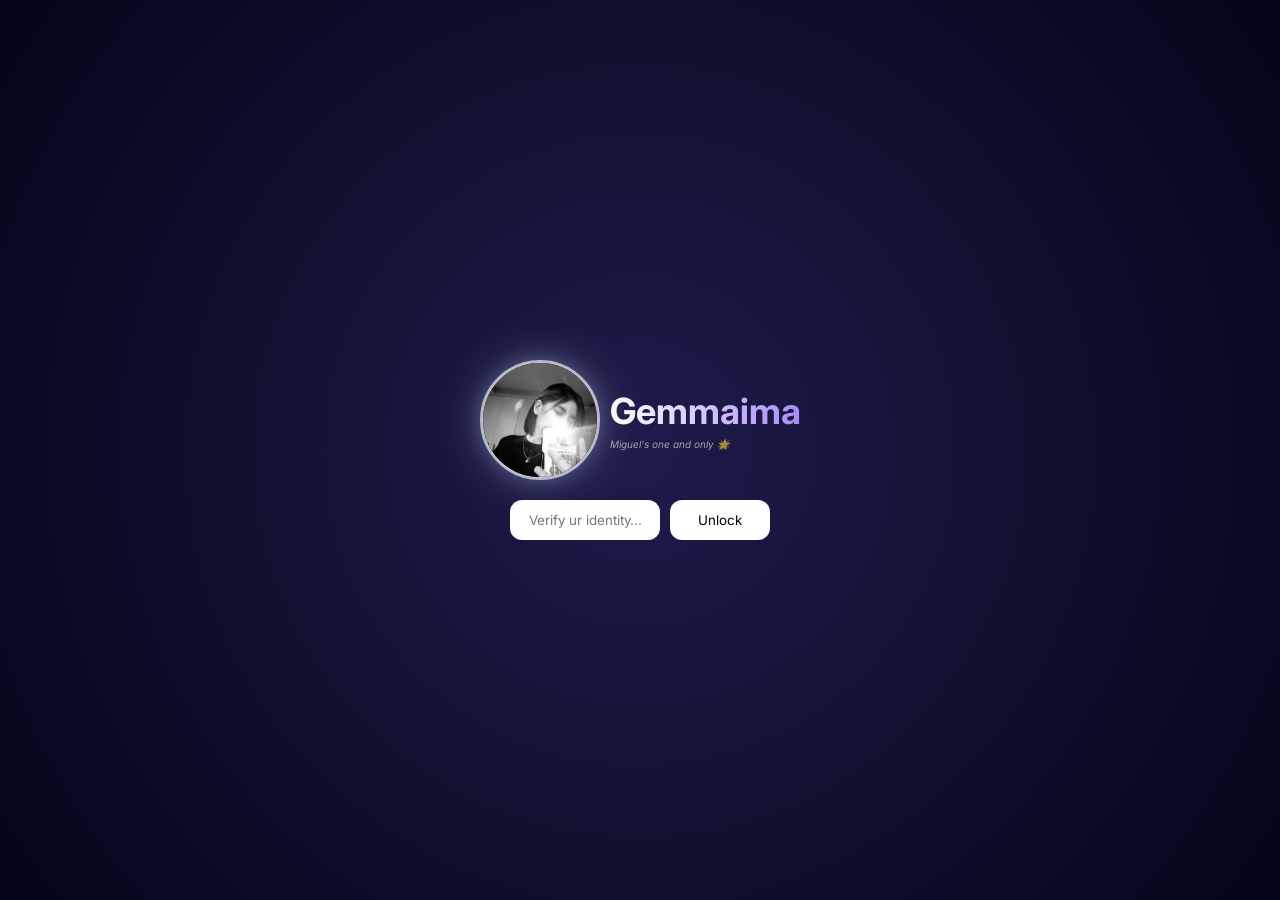
<file: index.html>
<!DOCTYPE html>
<html lang="en">
  <head>
    <meta charset="UTF-8">
    <meta name="viewport" content="width=device-width, initial-scale=1.0">
    <title>A Special Website</title>
    <meta name="description" content="A special website for Gemmaima Bayubay Pusa — Miguel's one and only. This is exclusively for her.">

    <link href="https://fonts.googleapis.com/css2?family=Dancing+Script&amp;family=Inter:wght@300;400;600&amp;display=swap" rel="stylesheet">
    <link rel="icon" href="./assets/img/icon.jpg">
    <link rel="stylesheet" href="./CSS/index.css">
    <script src="./JavaScript/index.js" defer></script>
  </head>
  <body>
    <div class="login-screen" id="loginScreen">
  <div class="login-box">
    <div class="login-header">
    <img src="./assets/img/28286ea2-fd14-4142-8b27-110983ef8c75.jpg" class="login-profile">
    <div class="login-profile-text">
    <h2 class="login-name">Gemmaima</h2>
    <p class="login-text"><i>Miguel's one and only 🌟</i></p>
    </div>
    </div>
    <div class="input-container">
    <input type="password" id="passwordInput" placeholder="Verify ur identity..." class="login-input">
    <button onclick="checkPassword()" class="login-btn">Unlock</button>
    </div>
  </div>
</div>
    <div class="home-container" id="mainContent">
      <h1 class="home-title">Welcome, my bruv!</h1>
      <p class="home-subtitle">what do you want to explore?</p>
      <div class="home-buttons">
        <a href="letter.html" class="home-btn">💌 Open Letter</a>
        <a href="gallery.html" class="home-btn">✨ Art gallery</a>
        <a href="aboutus.html" class="home-btn">👫 About us</a>
      </div>
    </div>
  </body>
</html>
</file>
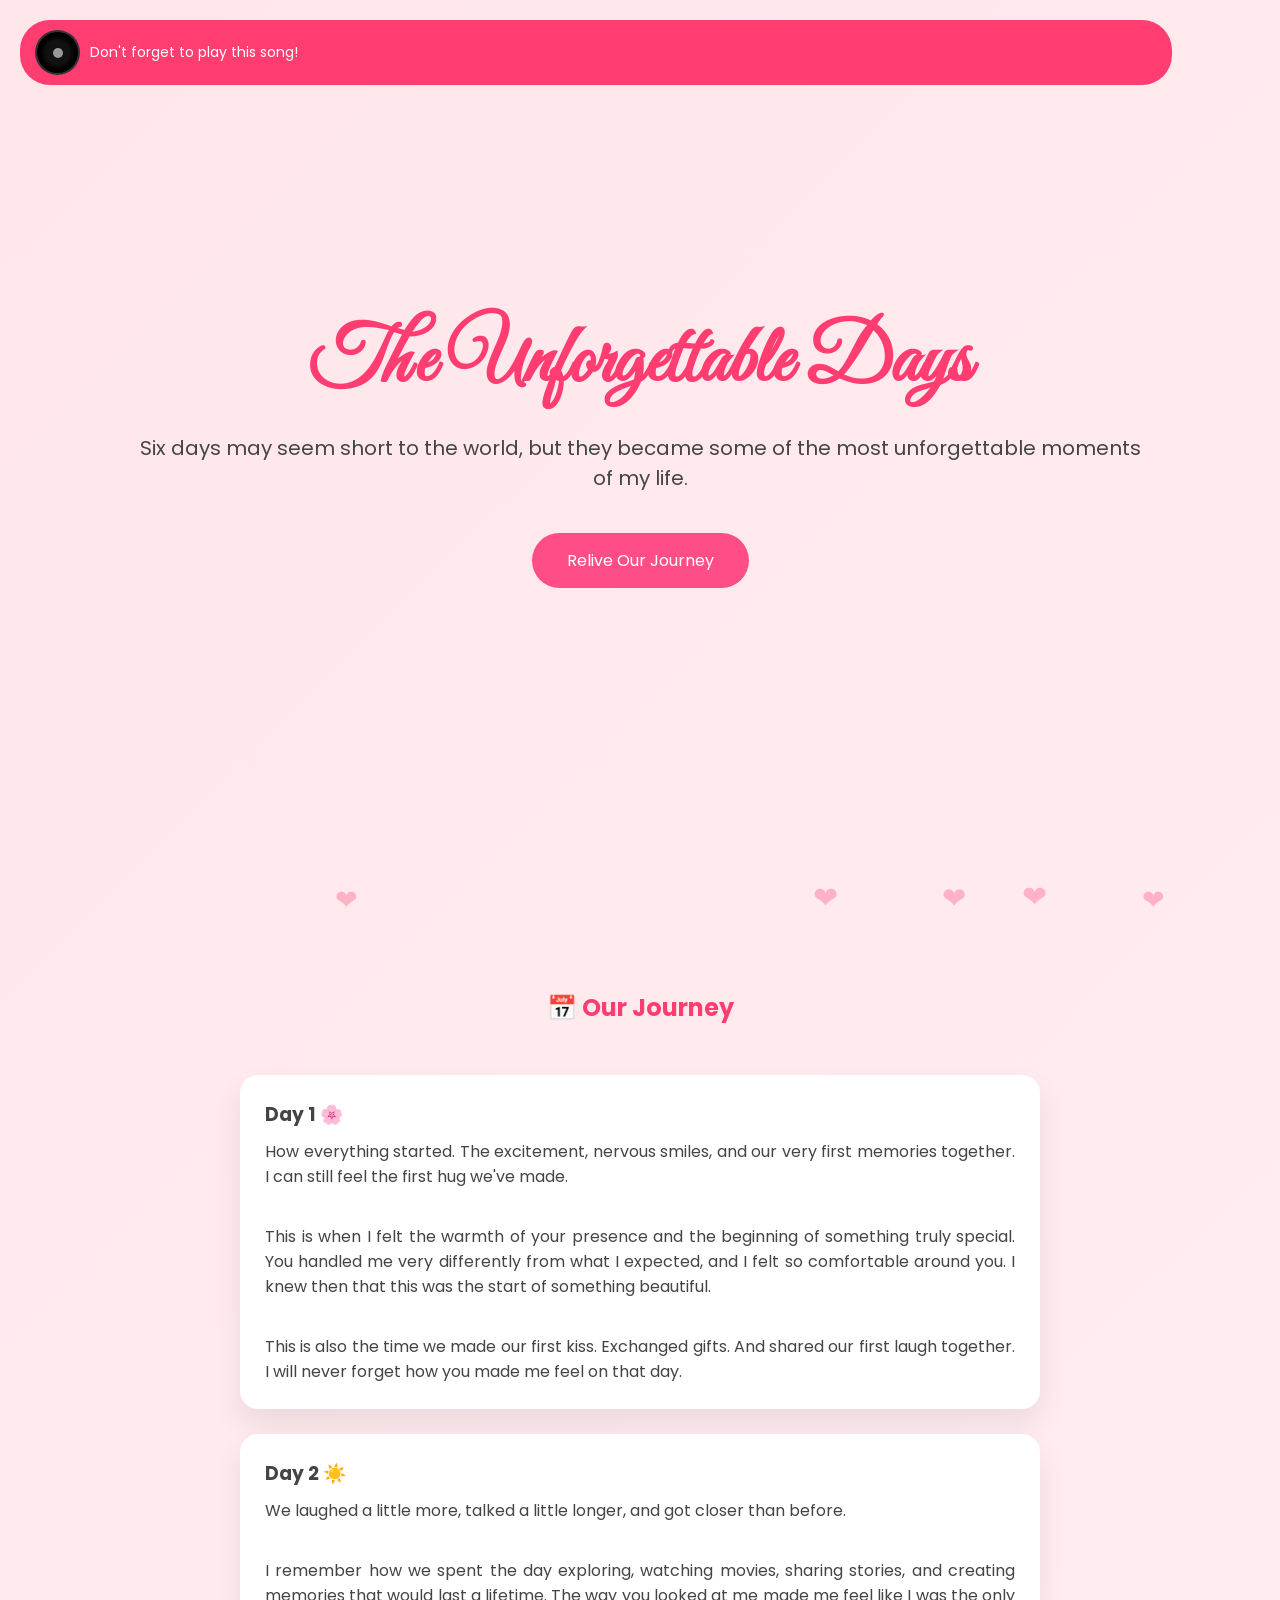
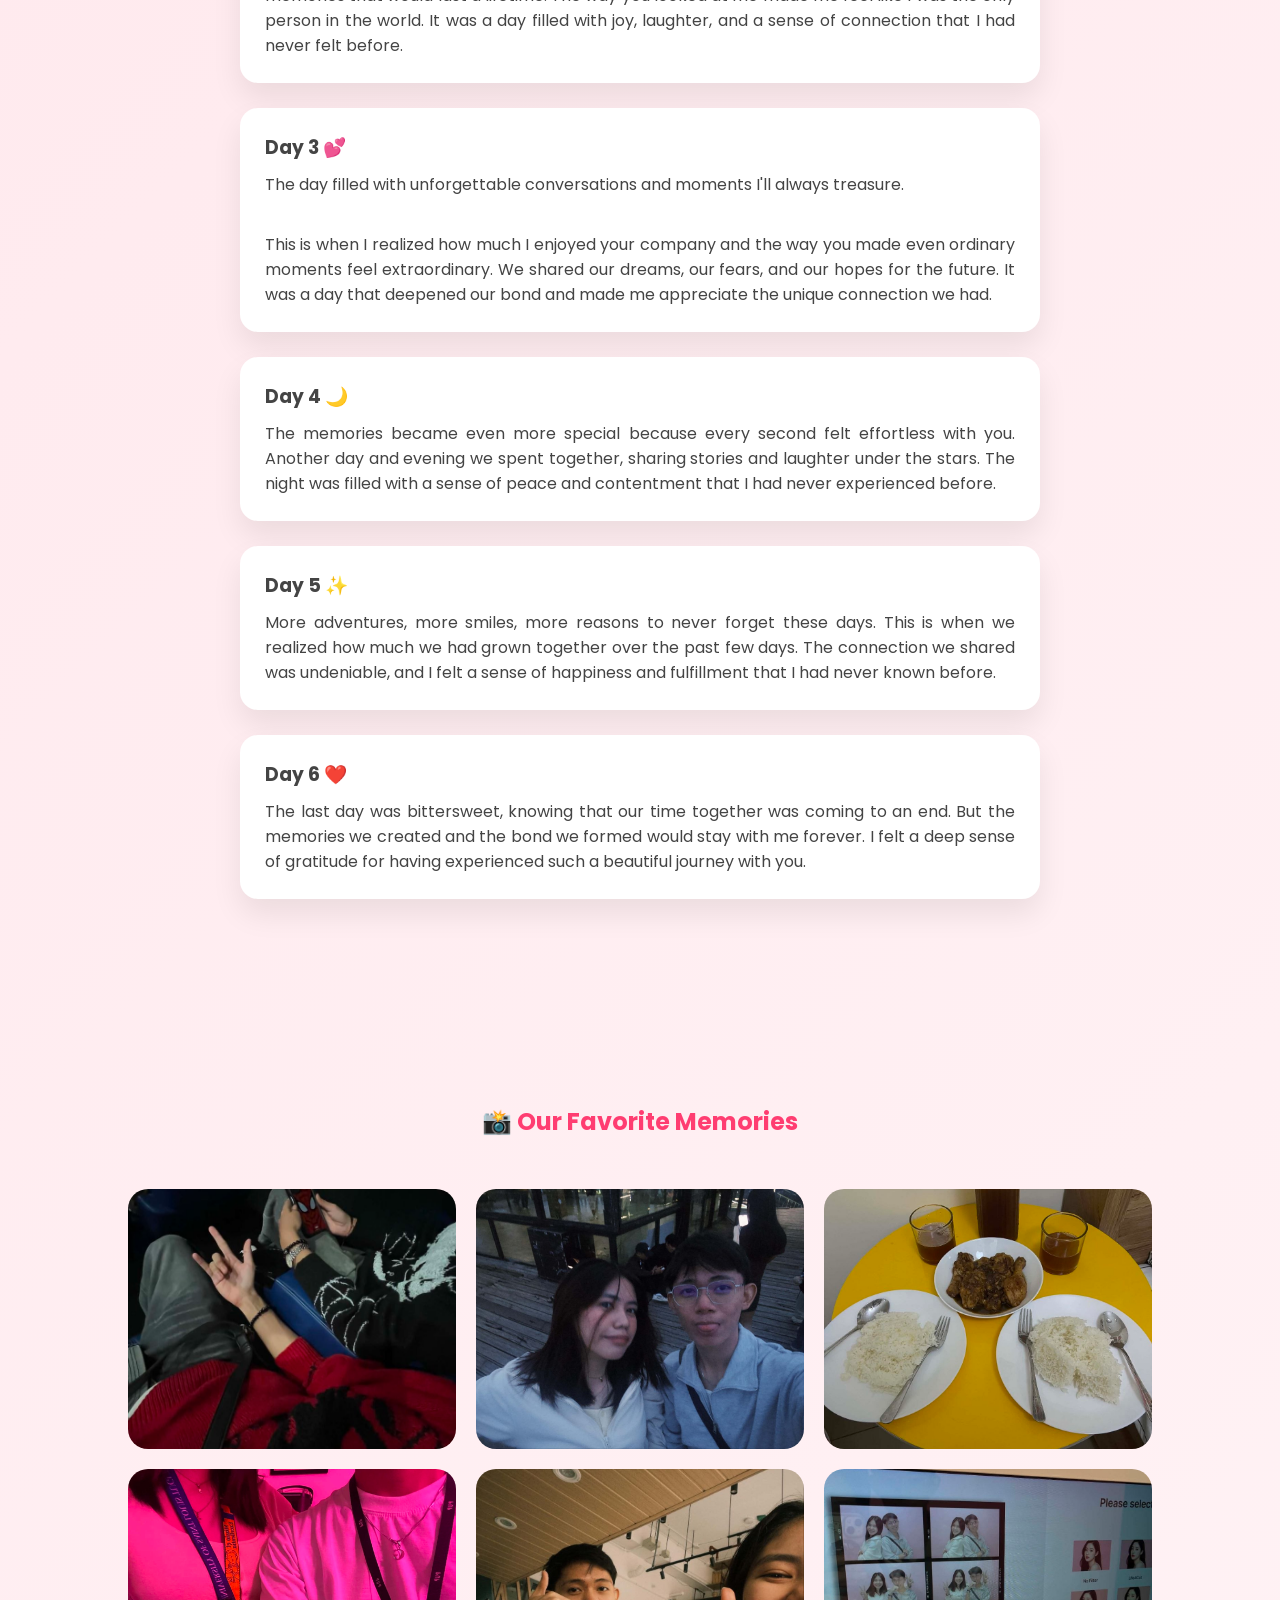
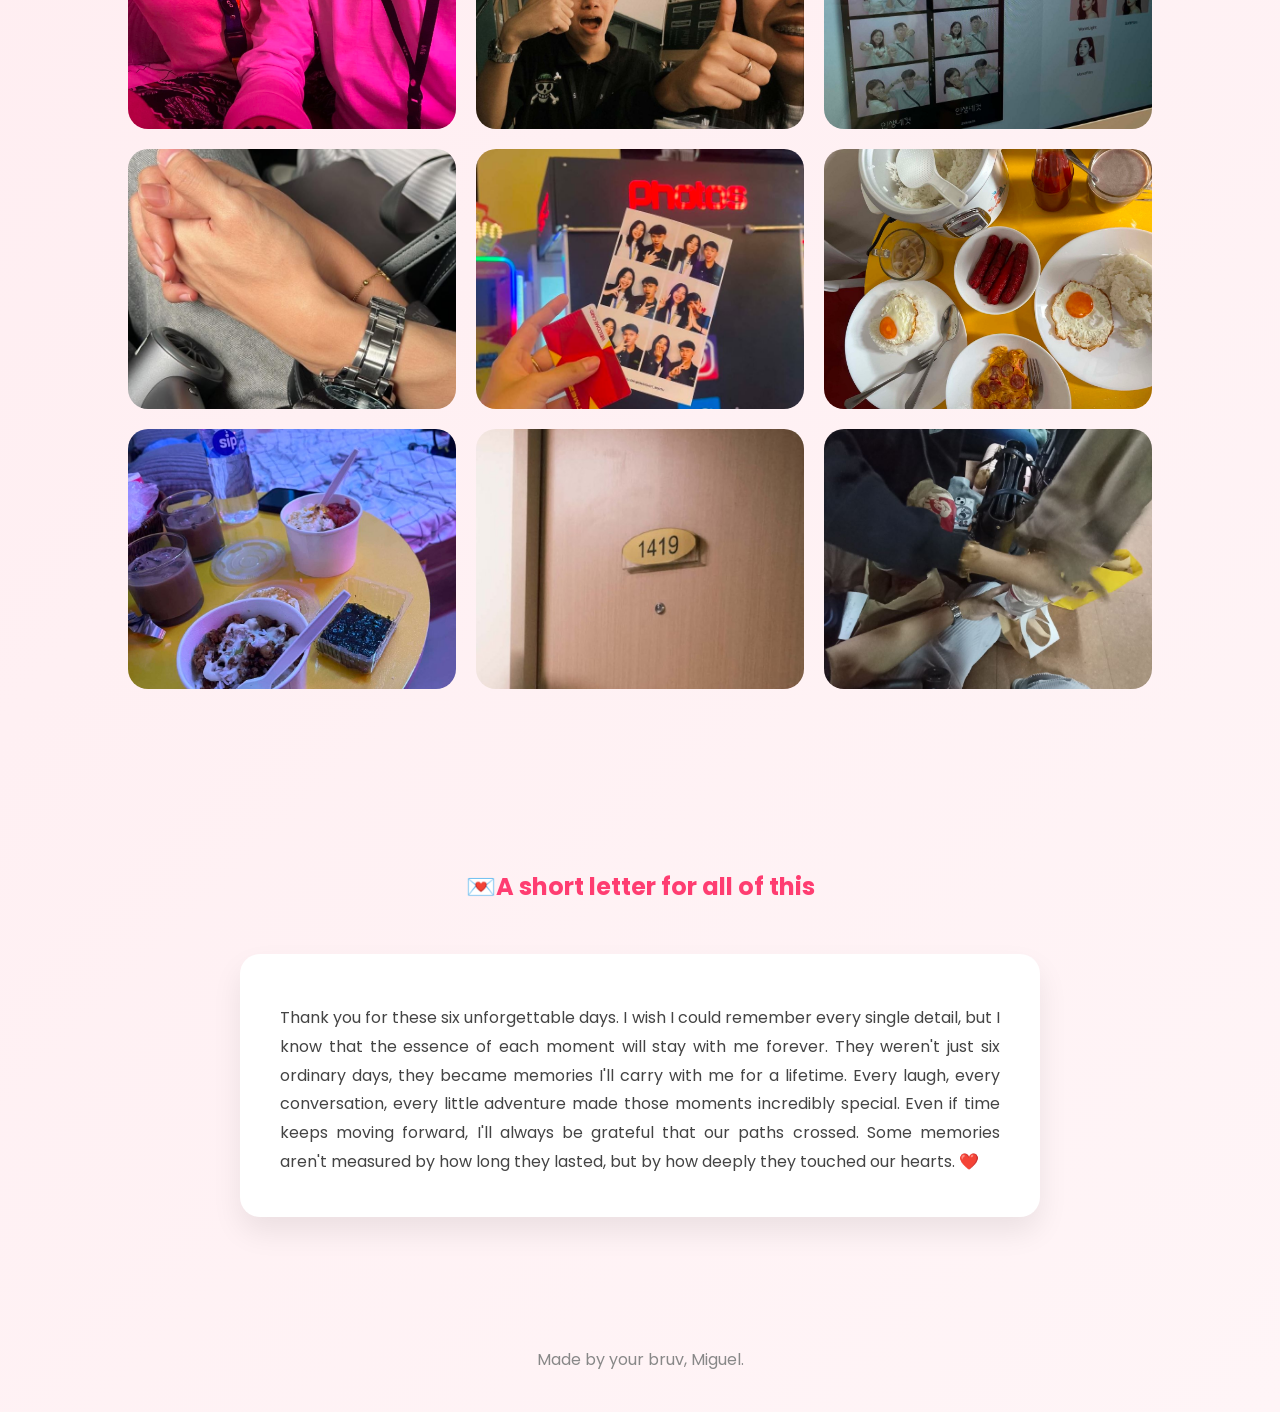
<file: 6d.html>
<!doctype html>
<html lang="en">
  <head>
    <meta charset="UTF-8" />
    <meta name="viewport" content="width=device-width, initial-scale=1.0" />
    <title>Unforgettable Days</title>
    <link href="https://fonts.googleapis.com/css2?family=Poppins:wght@300;500;700&family=Great+Vibes&display=swap" rel="stylesheet"/>
    <style>
      * {
        margin: 0;
        padding: 0;
        box-sizing: border-box;
        scroll-behavior: smooth;
      }

      body {
        font-family: Poppins, sans-serif;
        background: linear-gradient(135deg, #ffe6eb, #fff5f7);
        color: #444;
        overflow-x: hidden;
      }

      /* Floating Hearts */

      .heart {
        position: fixed;
        bottom: -20px;
        color: #ff5c8d;
        animation: float 8s linear infinite;
        opacity: 0.4;
        pointer-events: none;
      }

      @keyframes float {
        from {
          transform: translateY(0) scale(1);
        }
        to {
          transform: translateY(-110vh) scale(2);
          opacity: 0;
        }
      }

      section {
        padding: 90px 10%;
      }

      .hero {
        min-height: 100vh;
        display: flex;
        justify-content: center;
        align-items: center;
        text-align: center;
      }

      .hero h1 {
        font-family: "Great Vibes", cursive;
        font-size: 80px;
        color: #ff3d71;
      }

      .hero p {
        margin-top: 20px;
        font-size: 20px;
      }

      .btn {
        display: inline-block;
        margin-top: 40px;
        background: #ff4d88;
        color: white;
        padding: 15px 35px;
        border-radius: 50px;
        text-decoration: none;
        transition: 0.3s;
      }

      .btn:hover {
        transform: scale(1.05);
      }

      h2 {
        text-align: center;
        color: #ff3d71;
        margin-bottom: 50px;
      }

      /* Timeline */

      .timeline {
        max-width: 800px;
        margin: auto;
      }

      .day {
        background: white;
        padding: 25px;
        margin: 25px 0;
        border-radius: 18px;
        box-shadow: 0 15px 30px rgba(0, 0, 0, 0.08);
        transition: 0.3s;
      }

      .day:hover {
        transform: translateY(-5px);
      }

      /* Gallery */

      .gallery {
        display: grid;
        grid-template-columns: repeat(auto-fit, minmax(250px, 1fr));
        gap: 20px;
      }

      .gallery img {
        width: 100%;
        border-radius: 20px;
        height: 260px;
        object-fit: cover;
        transition: 0.4s;
      }

      .gallery img:hover {
        transform: scale(1.05);
      }

      /* Letter */

      .subheading {
        text-align: center;
      }

      p{
        margin-top: 10px;
        text-align: justify;
      }

      .letter {
        background: white;
        max-width: 800px;
        margin: auto;
        padding: 40px;
        border-radius: 20px;
        box-shadow: 0 15px 30px rgba(0, 0, 0, 0.08);
        line-height: 1.8;
      }

      footer {
        text-align: center;
        padding: 40px;
        color: #888;
      }

      .music-player {
        position: fixed;
        width: 100%;
        top: 20px;
        left: 20px;
        display: flex;
        align-items: center;
        gap: 10px;
        max-width: 90vw;
        padding: 10px 15px;
        background: #ff3d71;
        backdrop-filter: blur(10px);
        border-radius: 30px;
        overflow: hidden;
      }

      .vinyl {
        width: 45px;
        height: 45px;
        border-radius: 50%;

        background: radial-gradient(circle, #111 40%, #000 60%);
        border: 2px solid rgba(255, 255, 255, 0.2);

        position: relative;
      }

      .vinyl::after {
        content: "";
        width: 10px;
        height: 10px;
        background: #999;
        border-radius: 50%;

        position: absolute;
        top: 50%;
        left: 50%;
        transform: translate(-50%, -50%);
      }

      .vinyl.playing {
        animation: spin 3s linear infinite;
      }

      @keyframes spin {
        from {
          transform: rotate(0deg);
        }
        to {
          transform: rotate(360deg);
        }
      }

      .music-title {
        font-size: 14px;
        color: white;
        margin: 0;
      }

      @media (max-width: 700px) {
        .hero h1 {
          font-size: 55px;
        }
      }
    </style>
  </head>
  <body>
    <div id="hearts"></div>

    <section class="hero">
      <div>
        <h1>The Unforgettable Days</h1>

        <p class="subheading">
          Six days may seem short to the world, but they became some of the most
          unforgettable moments of my life.
        </p>

        <a href="#timeline" class="btn">Relive Our Journey</a>
      </div>
    </section>

    <section id="timeline">
      <h2>📅 Our Journey</h2>

      <div class="timeline">
        <div class="day">
          <h3>Day 1 🌸</h3>
          <p>
            How everything started. The excitement, nervous smiles, and our very
            first memories together. I can still feel the first hug we've made.
          </p><br>
          <p>
            This is when I felt the warmth of your presence and the beginning of something truly special. You handled me very differently from what I expected, and I felt so comfortable around you. I knew then that this was the start of something beautiful.
          </p><br>
          <p>
            This is also the time we made our first kiss. Exchanged gifts. And shared our first laugh together. I will never forget how you made me feel on that day.
          </p>
        </div>

        <div class="day">
          <h3>Day 2 ☀️</h3>
          <p>
            We laughed a little more, talked a little longer, and got closer than before.
          </p><br>
          <p>
            I remember how we spent the day exploring, watching movies, sharing stories, and creating memories that would last a lifetime. The way you looked at me made me feel like I was the only person in the world. It was a day filled with joy, laughter, and a sense of connection that I had never felt before.
          </p>
        </div>

        <div class="day">
          <h3>Day 3 💕</h3>
          <p>
            The day filled with unforgettable conversations and moments I'll always treasure.
          </p><br>
          <p>
            This is when I realized how much I enjoyed your company and the way you made even ordinary moments feel extraordinary. We shared our dreams, our fears, and our hopes for the future. It was a day that deepened our bond and made me appreciate the unique connection we had.
          </p>
        </div>

        <div class="day">
          <h3>Day 4 🌙</h3>
          <p>
            The memories became even more special because every second felt
            effortless with you.
            Another day and evening we spent together, sharing stories and laughter under the stars. The night was filled with a sense of peace and contentment that I had never experienced before.
          </p>
        </div>

        <div class="day">
          <h3>Day 5 ✨</h3>
          <p>
            More adventures, more smiles, more reasons to never forget these
            days.
            This is when we realized how much we had grown together over the past few days. The connection we shared was undeniable, and I felt a sense of happiness and fulfillment that I had never known before.
          </p>
        </div>

        <div class="day">
          <h3>Day 6 ❤️</h3>
          <p>
            The last day was bittersweet, knowing that our time together was coming to an end. But the memories we created and the bond we formed would stay with me forever. I felt a deep sense of gratitude for having experienced such a beautiful journey with you.
          </p>
        </div>
      </div>
    </section>

    <section>
      <h2>📸 Our Favorite Memories</h2>

      <div class="gallery">
        <img src="./assets/img/memory1.jpg" />
        <img src="./assets/img/memory2.jpg" />
        <img src="./assets/img/memory3.jpg" />
        <img src="./assets/img/memory4.jpg" />
        <img src="./assets/img/memory5.jpg" />
        <img src="./assets/img/memory6.jpg" />
        <img src="./assets/img/memory7.jpg" />
        <img src="./assets/img/memory8.jpg" />
        <img src="./assets/img/memory9.jpg" />
        <img src="./assets/img/memory10.jpg" />
        <img src="./assets/img/memory11.jpg" />
        <img src="./assets/img/memory12.jpg" />
      </div>
    </section>

    <section>
      <h2>💌A short letter for all of this</h2>

      <div class="letter">
        <p>
          Thank you for these six unforgettable days. I wish I could remember every single detail, 
          but I know that the essence of each moment will stay with me forever. They weren't just six
          ordinary days, they became memories I'll carry with me for a lifetime.
          Every laugh, every conversation, every little adventure made those
          moments incredibly special. Even if time keeps moving forward, I'll
          always be grateful that our paths crossed. Some memories aren't
          measured by how long they lasted, but by how deeply they touched our
          hearts. ❤️
        </p>
      </div>
    </section>

    <footer>Made by your bruv, Miguel.</footer>

    <div class="music-player">
      <div class="vinyl" id="vinyl"></div>
      <div class="music-info">
        <p class="music-title">Don't forget to play this song!</p>
      </div>
    </div>

    <audio id="gallery-music" loop>
      <source src="./assets/audio/Be With You.mp3" type="audio/mpeg" />
    </audio>

    <script>
      const container = document.getElementById("hearts");

      function createHeart() {
        const heart = document.createElement("div");

        heart.className = "heart";

        heart.innerHTML = "❤";

        heart.style.left = Math.random() * 100 + "vw";

        heart.style.fontSize = 15 + Math.random() * 20 + "px";

        heart.style.animationDuration = 5 + Math.random() * 6 + "s";

        container.appendChild(heart);

        setTimeout(() => heart.remove(), 11000);
      }

      setInterval(createHeart, 350);

      function goBack() {
        window.location.href = "index.html";
      }

      window.addEventListener("DOMContentLoaded", () => {
        const music = document.getElementById("gallery-music");
        const player = document.querySelector(".music-player");
        const vinyl = document.getElementById("vinyl");

        player.addEventListener("click", () => {
          if (music.paused) {
            music.volume = 0;
            music.play();

            let vol = 0;
            const fade = setInterval(() => {
              if (vol < 0.3) {
                vol += 0.02;
                music.volume = vol;
              } else {
                clearInterval(fade);
              }
            }, 200);

            vinyl.classList.add("playing");
          } else {
            music.pause();
            vinyl.classList.remove("playing");
          }
        });
      });
    </script>
  </body>
</html>
</file>
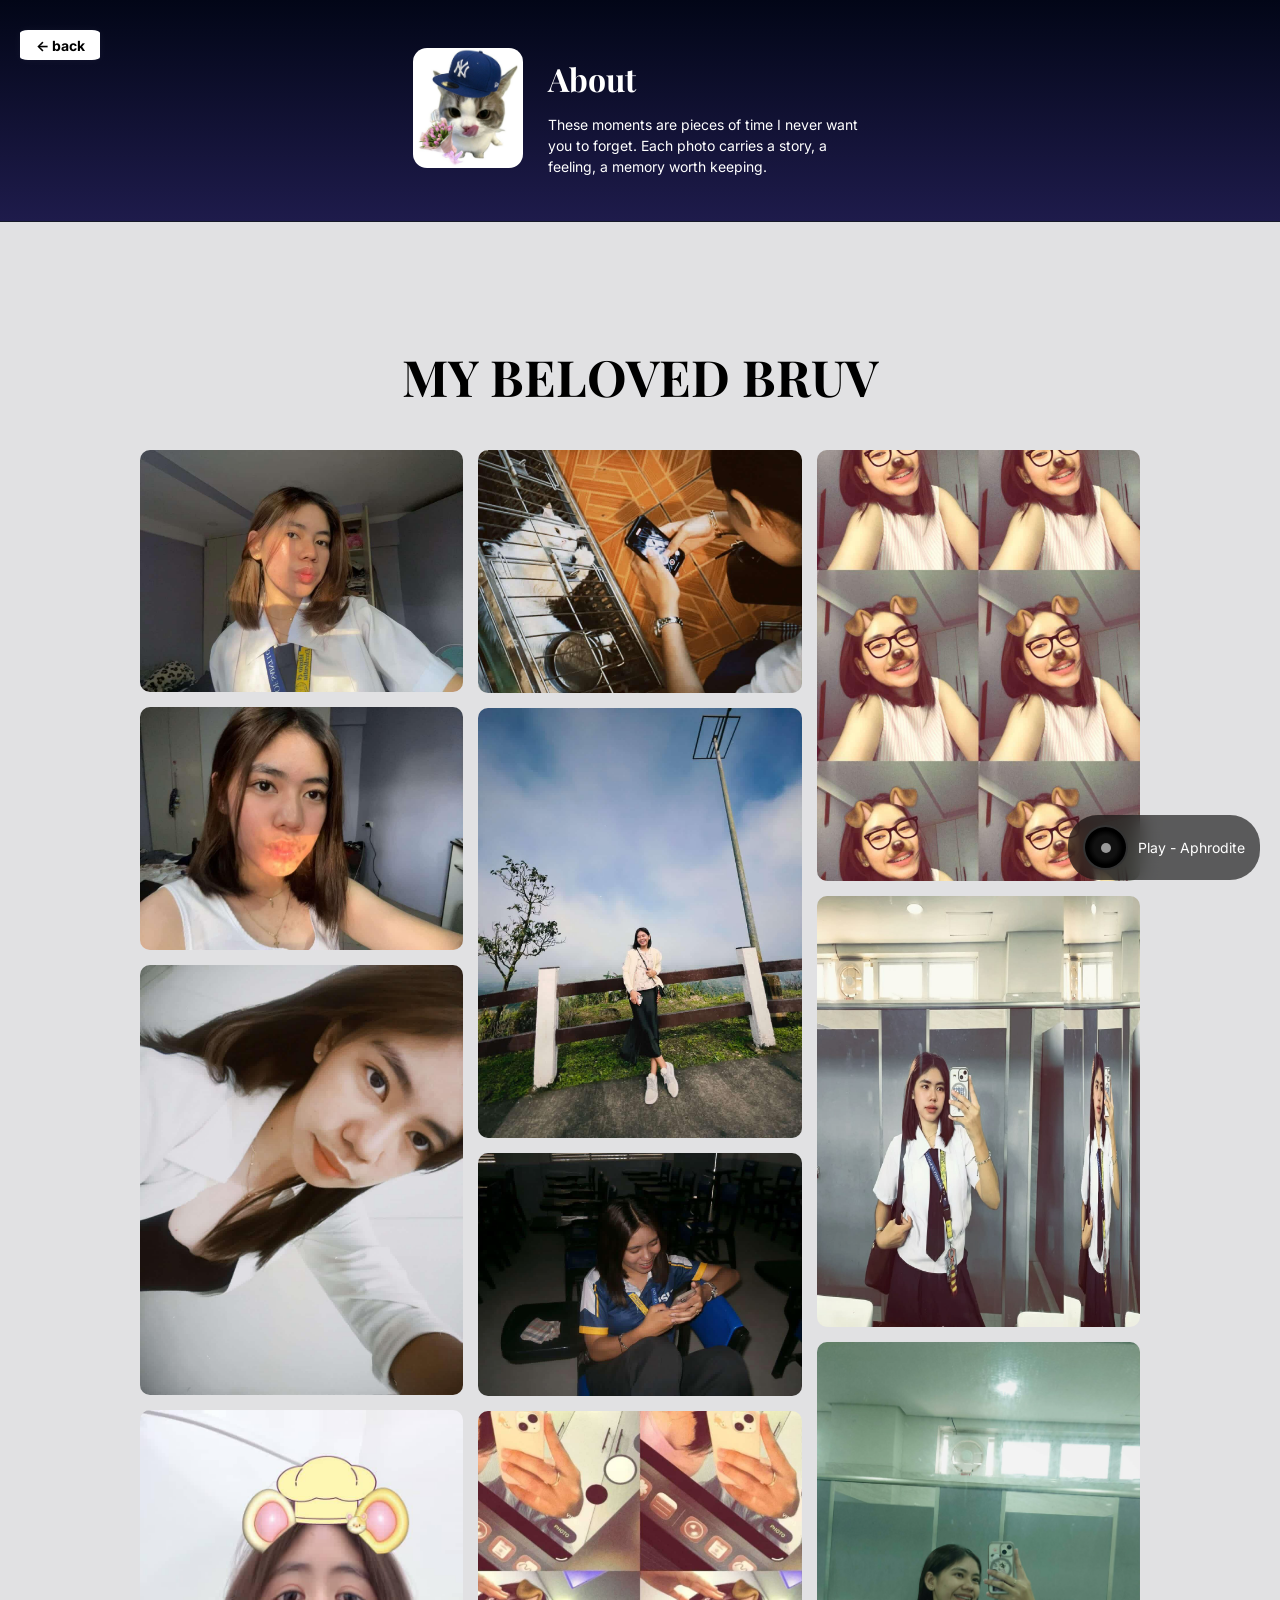
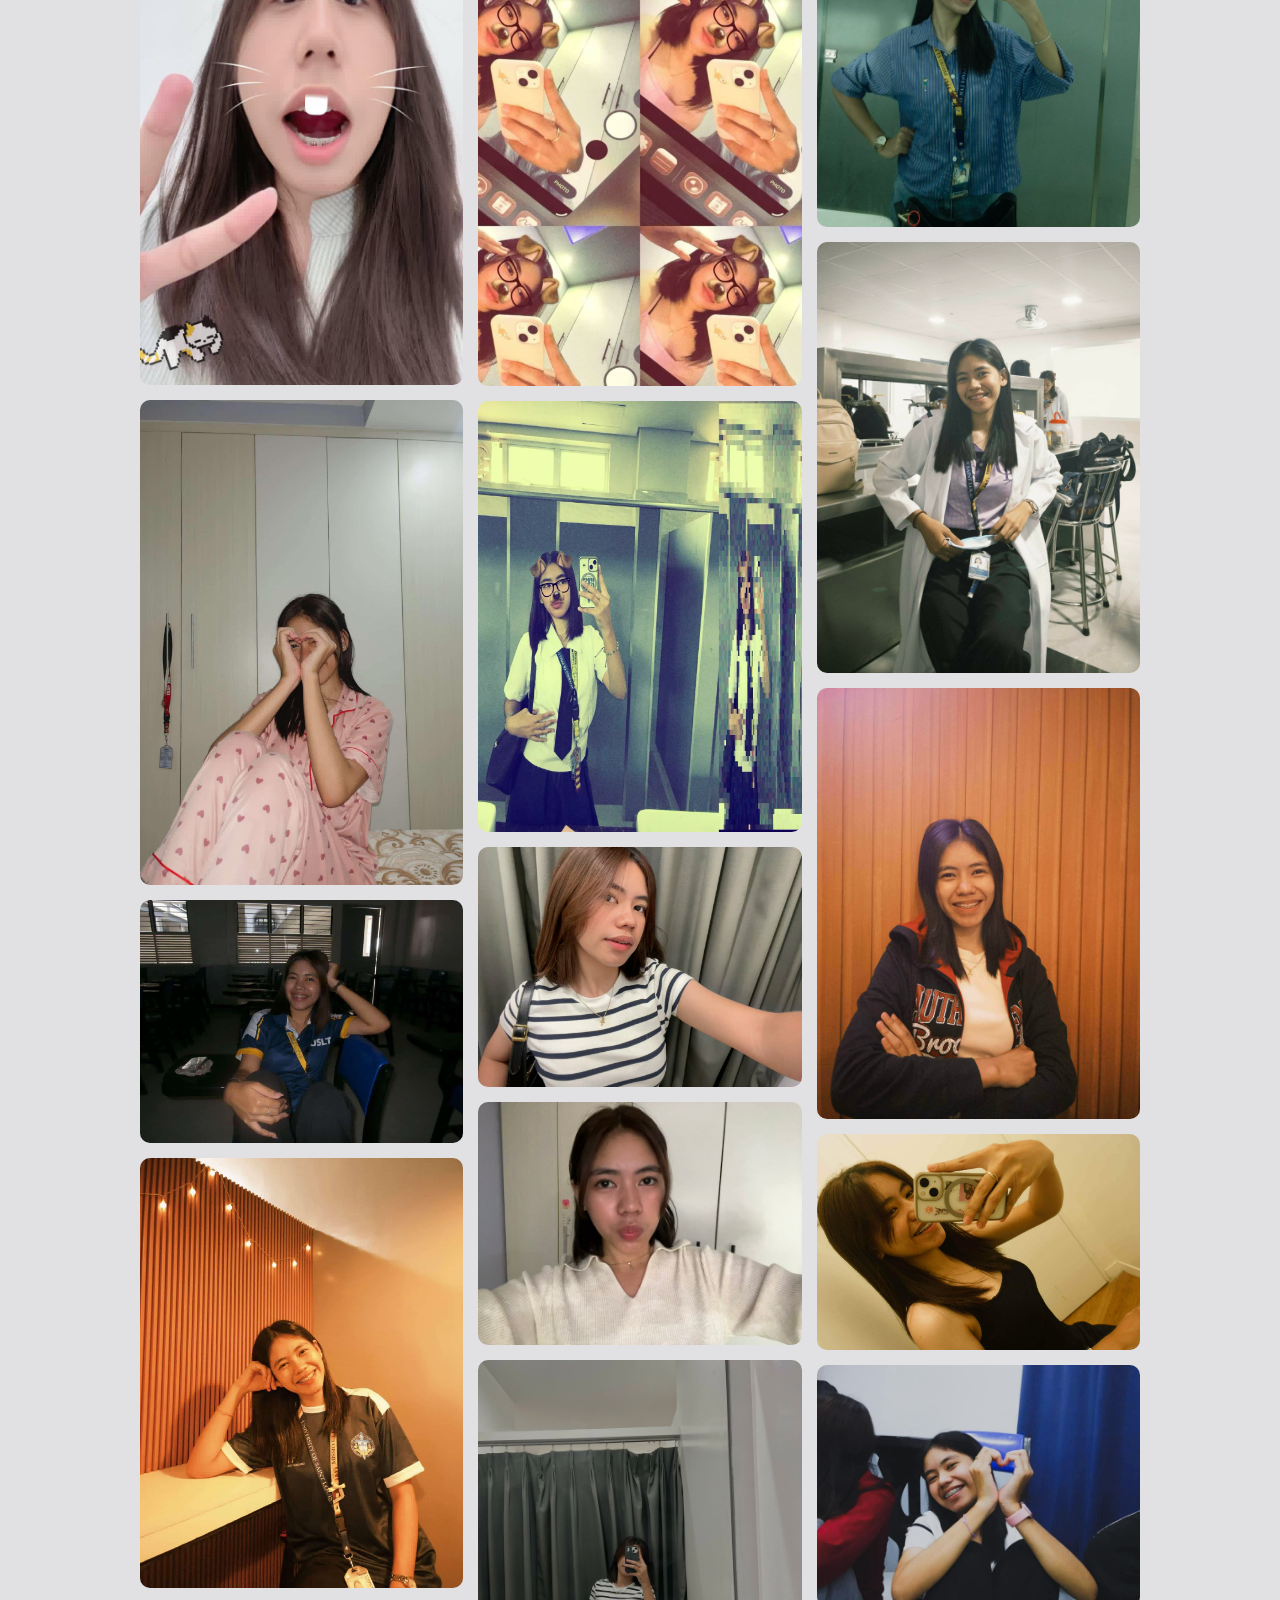
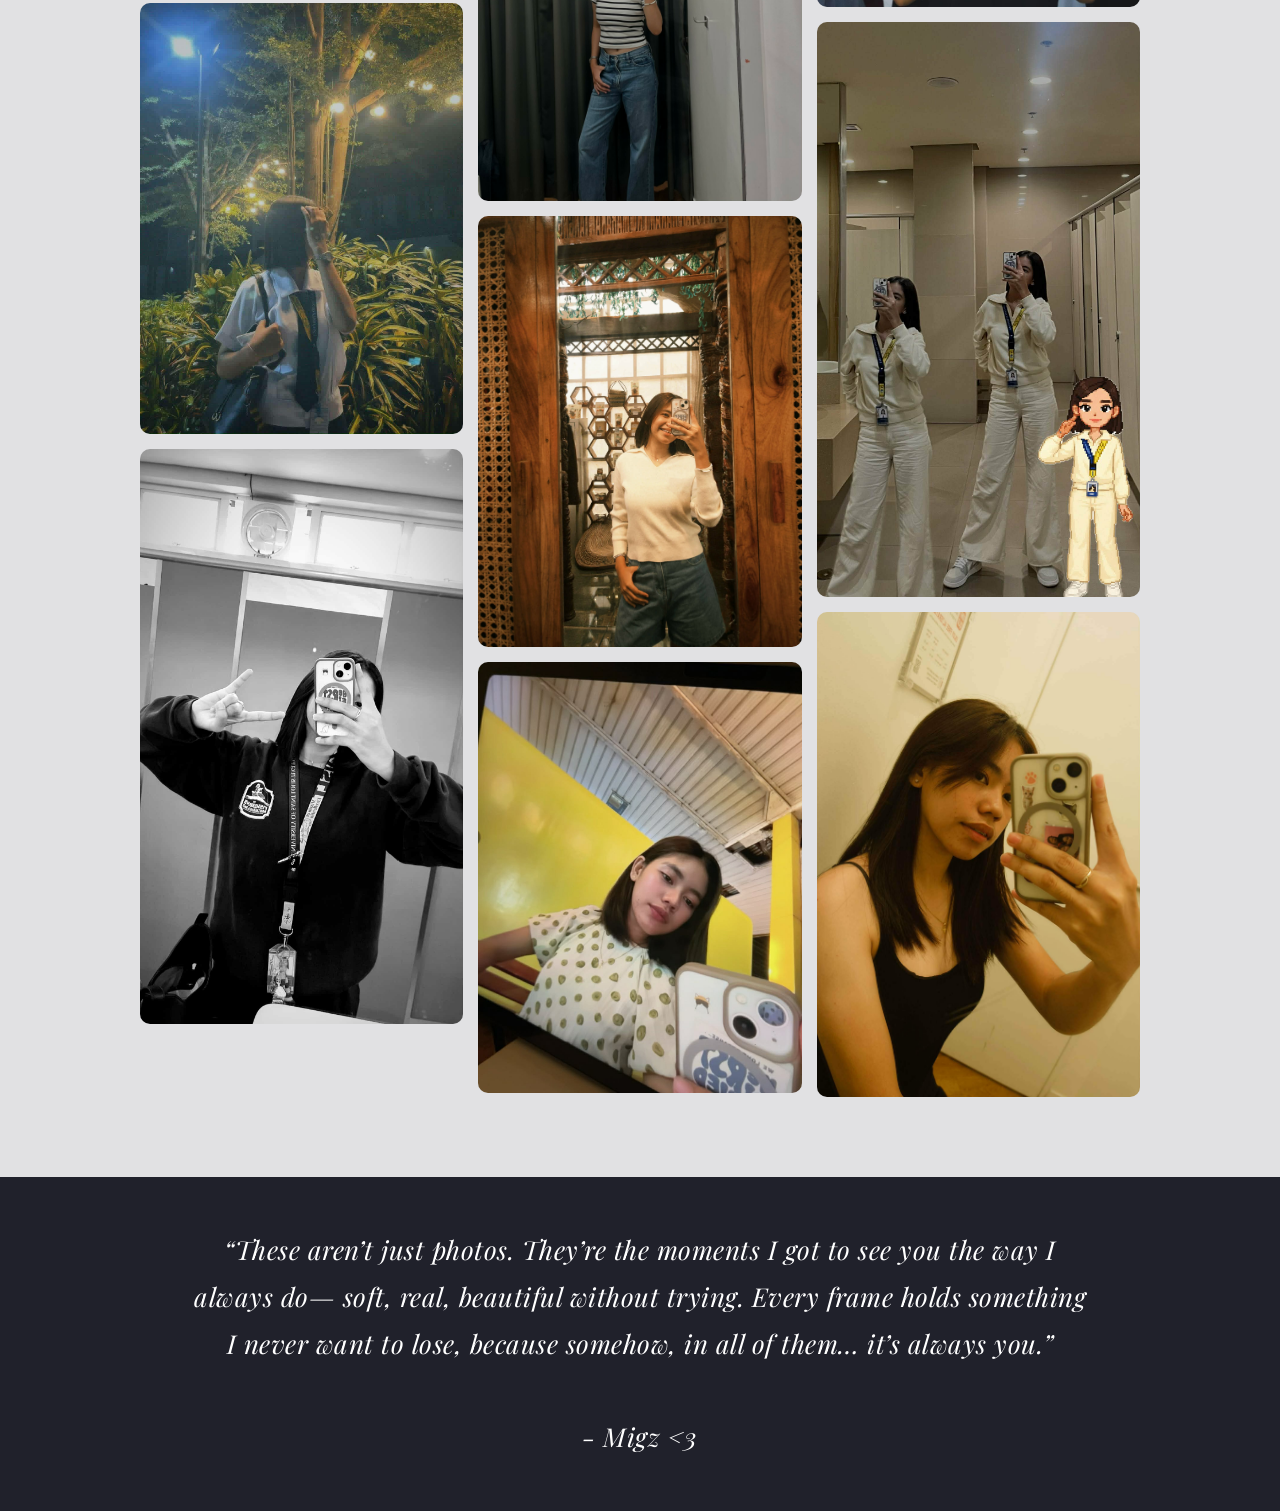
<file: gallery.html>
<!DOCTYPE html>
<html lang="en">
  <head>
    <meta charset="UTF-8">
    <meta name="viewport" content="width=device-width, initial-scale=1.0">
    <title>Art Gallery</title>
    <link rel="stylesheet" href="./CSS/gallery.css">
    <link rel="icon" href="./assets/img/icon.jpg">
    <link href="https://fonts.googleapis.com/css2?family=Inter:wght@300;400;600&amp;display=swap" rel="stylesheet">
    <link href="https://fonts.googleapis.com/css2?family=Playfair+Display&amp;display=swap" rel="stylesheet">
    <script src="./JavaScript/gallery.js" defer></script>
  </head>
  <body>
    <button class="gallery-back-btn" onclick="goBack()"> <- back </button>
    <section class="gallery-about">
      <div class="gallery-about-img">
        <img src="./assets/img/5df8ce06-f953-4f20-b6e9-f54b0d673f85.jpg" alt="About Image">
      </div>
      <div class="gallery-about-text">
        <h2>About</h2>
        <p>
          These moments are pieces of time I never want you to forget.
          Each photo carries a story, a feeling, a memory worth keeping.
        </p>
      </div>
    </section>
    <section class="gallery-grid-section">
      <h2 class="gallery-grid-title">MY BELOVED BRUV</h2>
      <div class="gallery-grid">
        <img src="./assets/img/1.jpg" class="gallery-img" alt="Gallery Image 1" onclick="openImage(this)">
        <img src="./assets/img/2.jpg" class="gallery-img" alt="Gallery Image 2" onclick="openImage(this)">
        <img src="./assets/img/3.jpg" class="gallery-img" alt="Gallery Image 3" onclick="openImage(this)">
        <img src="./assets/img/4.jpg" class="gallery-img" alt="Gallery Image 4" onclick="openImage(this)">
        <img src="./assets/img/5.jpg" class="gallery-img" alt="Gallery Image 5" onclick="openImage(this)">
        <img src="./assets/img/6.jpg" class="gallery-img" alt="Gallery Image 6" onclick="openImage(this)">
        <img src="./assets/img/7.jpg" class="gallery-img" alt="Gallery Image 7" onclick="openImage(this)">
        <img src="./assets/img/8.jpg" class="gallery-img" alt="Gallery Image 8" onclick="openImage(this)">
        <img src="./assets/img/9.jpg" class="gallery-img" alt="Gallery Image 9" onclick="openImage(this)">
        <img src="./assets/img/10.jpg" class="gallery-img" alt="Gallery Image 10" onclick="openImage(this)">
        <img src="./assets/img/11.jpg" class="gallery-img" alt="Gallery Image 11" onclick="openImage(this)">
        <img src="./assets/img/12.jpg" class="gallery-img" alt="Gallery Image 12" onclick="openImage(this)">
        <img src="./assets/img/13.jpg" class="gallery-img" alt="Gallery Image 13" onclick="openImage(this)">
        <img src="./assets/img/14.jpg" class="gallery-img" alt="Gallery Image 14" onclick="openImage(this)">
        <img src="./assets/img/15.jpg" class="gallery-img" alt="Gallery Image 15" onclick="openImage(this)">
        <img src="./assets/img/16.jpg" class="gallery-img" alt="Gallery Image 16" onclick="openImage(this)">
        <img src="./assets/img/17.jpg" class="gallery-img" alt="Gallery Image 17" onclick="openImage(this)">
        <img src="./assets/img/18.jpg" class="gallery-img" alt="Gallery Image 18" onclick="openImage(this)">
        <img src="./assets/img/19.jpg" class="gallery-img" alt="Gallery Image 19" onclick="openImage(this)">
        <img src="./assets/img/20.jpg" class="gallery-img" alt="Gallery Image 20" onclick="openImage(this)">
        <img src="./assets/img/21.jpg" class="gallery-img" alt="Gallery Image 21" onclick="openImage(this)">
        <img src="./assets/img/22.jpg" class="gallery-img" alt="Gallery Image 22" onclick="openImage(this)">
        <img src="./assets/img/23.jpg" class="gallery-img" alt="Gallery Image 23" onclick="openImage(this)">
        <img src="./assets/img/24.jpg" class="gallery-img" alt="Gallery Image 24" onclick="openImage(this)">
        <img src="./assets/img/25.jpg" class="gallery-img" alt="Gallery Image 25" onclick="openImage(this)">
        <img src="./assets/img/26.jpg" class="gallery-img" alt="Gallery Image 26" onclick="openImage(this)">
        <img src="./assets/img/27.jpg" class="gallery-img" alt="Gallery Image 27" onclick="openImage(this)">
        <img src="./assets/img/28.jpg" class="gallery-img" alt="Gallery Image 28" onclick="openImage(this)">
      </div>
    </section>
    <section class="gallery-quote">
      <p>
        “These aren’t just photos.
        They’re the moments I got to see you the way I always do—
        soft, real, beautiful without trying.
        Every frame holds something I never want to lose,
        because somehow, in all of them…
        it’s always you.”
        <br><br>
        - Migz <3
      </p>
    </section>

    <div class="music-player">
    <div class="vinyl" id="vinyl"></div>
    <div class="music-info">
    <p class="music-title">Play - Aphrodite</p>
    </div>
    </div>

    <audio id="gallery-music" loop>
    <source src="./assets/audio/Aphrodite [Vbn2S6nfjPI].mp3" type="audio/mpeg">
    </audio>
  </body>
</html>
</file>
<file: CSS/index.css>
* {
  margin: 0;
  padding: 0;
  box-sizing: border-box;
}

:root {
  --bg-main: #020617;        
  --bg-secondary: #1e1b4b;   

  --card-bg: rgba(255, 255, 255, 0.05);
  --glass: rgba(255, 255, 255, 0.06);

  --text-main: #ffffff;
  --text-soft: rgba(255,255,255,0.7);

  --accent-pink: #f472b6;
  --accent-purple: #a78bfa;
}

.home-container {
  font-family: 'Inter', sans-serif;
  line-height: 1.5;
  color: white;
  min-height: 100vh;
  overflow-x: hidden;
  display: flex;
  flex-direction: column;
  justify-content: center;
  align-items: center;
  text-align: center;
  background: radial-gradient(circle at 20% 20%, var(--bg-secondary), var(--bg-main));
  overflow: hidden;
}

.home-profile-container {
  display: flex;
  align-items: center;
  gap: 20px;
  padding: 20px;
  max-width: 700px;
  margin: auto;
}

.home-title {
  font-size: clamp(40px, 8vw, 80px);
  font-weight: 800;
  background: linear-gradient(90deg, #cfcfcf, #069de2);
  -webkit-background-clip: text;
  -webkit-text-fill-color: transparent;
  margin-bottom: 10px;
}

.home-subtitle {
  font-size: 14px;
  opacity: 0.6;
  margin-bottom: 40px;
}

.home-buttons {
  display: flex;
  flex-direction: column;
  gap: 14px;
}

.home-btn {
  text-decoration: none;
  padding: 14px 20px;
  border-radius: 14px;
  background: rgb(255, 255, 255);
  backdrop-filter: blur(12px);
  color: rgb(0, 0, 0);
  font-weight: 500;
  letter-spacing: 0.3px;
  transition: all 0.25s ease;
  box-shadow:
    0 0 10px rgba(255, 255, 255, 0.05),
    inset 0 0 10px rgba(255, 255, 255, 0.03);
}

.home-btn:hover {
  color: white;
  transform: translateY(-2px);
  background: rgb(0, 136, 255);
  box-shadow:
    0 0 25px rgba(255, 255, 255, 0.792),
    0 0 50px rgba(64, 0, 255, 0.15);
}

.login-screen {
  position: fixed;
  inset: 0;
  display: flex;
  justify-content: center;
  align-items: center;
  padding: 20px;
  background: radial-gradient(circle at center, var(--bg-secondary), var(--bg-main));
}

.login-screen {
  position: fixed;
  inset: 0;
  display: flex;
  justify-content: center;
  align-items: center;
  padding: 20px;
  background: radial-gradient(circle at center, var(--bg-secondary), var(--bg-main));
}

.login-profile {
  width: 120px;
  height: 120px;
  object-fit: cover;
  border-radius: 60px; 
  border: 3px solid rgba(255,255,255,0.7);
  box-shadow:
    0 0 20px rgba(139, 191, 250, 0.3),
    0 0 50px rgba(254, 254, 254, 0.229);
}

.login-header {
  display: flex;
  flex-direction: row;
  gap: 10px;
  margin-bottom: 20px;
}

.login-profile-text {
  font-family: 'Inter', sans-serif;
  display: flex;
  flex-direction: column;
  justify-content: center;
  align-items: flex-start;
  gap: 5px;
}

.login-name {
  font-size: clamp(24px, 4vw, 36px);
  font-weight: 700;
  color: white;
  margin: 0;
  background: linear-gradient(90deg, #fff, #a78bfa);
  -webkit-background-clip: text;
  -webkit-text-fill-color: transparent;
  line-height: 1.2;
  word-break: break-word;
}

.login-text {
  color: #ffffff;
  font-size: 10px;
  opacity: 0.6;
  max-width: 220px;
}

@media (max-width: 768px) {

  .login-header {
    flex-direction: column;
    align-items: center;
    text-align: center;
  }

  .login-profile-text {
    align-items: center;
  }

  .login-name {
    font-size: clamp(22px, 6vw, 28px);
  }

  .login-profile {
    width: 100px;
    height: 140px;
  }

  .input-container {
  display: flex;
  flex-direction: column;
  justify-content: center;
  gap: 10px;
  }

  .login-input,
  .login-btn {
    width: 100%;
    max-width: 260px;
  }

}

.input-container {
  display: flex;
  flex-direction: row;
  justify-content: center;
  gap: 10px;
}

.login-input {
  font-family: 'Inter', sans-serif;
  width: 150px;
  padding: 12px;
  border-radius: 12px;
  border: none;
  outline: none;
  text-align: center;
}

.login-btn {
  font-family: 'Inter', sans-serif;
  width: 100px;
  padding: 10px;

  border-radius: 12px;
  border: none;

  background: white;
  cursor: pointer;

  transition: 0.2s;
}

.login-btn:hover {
  background: var(--accent-purple);
  color: white;
}

#mainContent {
  opacity: 0;
  pointer-events: none;
  transition: opacity 0.8s ease;
}

#mainContent.show {
  opacity: 1;
  pointer-events: auto;
}
</file>
<file: CSS/gallery.css>
* {
  box-sizing: border-box;
}

body {
  margin: 0;
  font-family: 'Inter', sans-serif;
  color: #ffffff;
  background: #20212b;
  padding: 0;
  overflow-x: hidden;
}

.gallery-back-btn {
  z-index: 10;
  font-family: 'Inter', sans-serif;
  position: fixed;
  top: 5%;
  left: 20px;
  transform: translateY(-50%);
  width: 80px;
  height: 30px;
  border-radius: 10%;
  border: black;
  font-weight: 700;
  background: rgb(255, 255, 255);
  backdrop-filter: blur(10px);
  color: rgb(0, 0, 0);
  font-size: 14px;
  cursor: pointer;
  display: flex;
  align-items: center;
  justify-content: center;
  box-shadow:
    0 0 10px rgba(255, 255, 255, 0.05),
    inset 0 0 10px rgba(255, 255, 255, 0.03);
  transition: all 0.25s ease;
}

.gallery-back-btn:hover {
  background: rgb(47, 137, 255);
  color: rgb(255, 255, 255);
  box-shadow:
    0 0 20px rgba(255, 255, 255, 0.4),
    0 0 40px rgba(255, 255, 255, 0.2);
}

.gallery-back-btn:active {
  transform: translateY(-50%) scale(0.95);
}

@media (max-width: 600px) {
  .gallery-about {
    gap: 15px;
    padding: 20px;
  }

  .gallery-about-img img {
    width: 80px;
    height: 80px;
  }
}

.gallery-about {
  width: 100%;
  display: flex;
  align-items: center;
  justify-content: center;
  gap: 25px;
  padding: 30px 8%;
  color: #ffffff;
  background: linear-gradient(to bottom, #020617, #1e1b4b);
  margin: 0 auto;
  border-bottom: 1px solid rgba(255,255,255,0.08);
}

.gallery-about-img img {
  width: 110px; 
  height: 120px;
  object-fit: cover;
  border-radius: 14px;
}

.gallery-about-text {
  max-width: 320px;
  text-align: left;
}

.gallery-about-text h2 {
  font-family: 'Playfair Display', serif;
  font-size: clamp(22px, 4vw, 32px);
  margin-bottom: 6px;
}

.gallery-about-text p {
  font-size: 14px;
  line-height: 1.5;
}

.gallery-grid-section {
  padding: 80px 10%;
  text-align: center;
  background: #ffffffdd;
  color: #000;
}

.gallery-grid-title {
  font-family: 'Playfair Display', serif;
  font-size: 50px;
  margin-bottom: 40px;
}

.gallery-grid {
  column-count: 3;
  column-gap: 15px;
  max-width: 1000px;
  margin: auto;
}

.gallery-img {
  width: 100%;
  margin-bottom: 15px;
  border-radius: 10px;
  display: block;
}

.gallery-img:hover {
  transform: scale(1.03);
}

.gallery-quote {
  padding: 50px 20px;
  text-align: center;
  display: flex;
  justify-content: center;
}

.gallery-quote p {
  font-family: 'Playfair Display', serif;
  font-size: clamp(16px, 2.5vw, 26px);
  line-height: 1.8;
  max-width: min(100%, 900px);
  margin: auto;
  letter-spacing: 0.5px;
  font-style: italic;
}

@media (max-width: 768px) {
  .gallery-grid {
    column-count: 2;
  }
}

@media (max-width: 480px) {
  .gallery-grid {
    column-count: 1;
  }
}

.music-player {
  position: fixed;
  bottom: 20px;
  right: 20px;
  display: flex;
  align-items: center;
  gap: 10px;
  max-width: 90vw;          
  padding: 10px 15px;
  background: rgba(0,0,0,0.6);
  backdrop-filter: blur(10px);
  border-radius: 30px;
  overflow: hidden;             
}

.vinyl {
  width: 45px;
  height: 45px;
  border-radius: 50%;

  background: radial-gradient(circle, #111 40%, #000 60%);
  border: 2px solid rgba(255, 255, 255, 0.2);

  position: relative;
}

.vinyl::after {
  content: "";
  width: 10px;
  height: 10px;
  background: #999;
  border-radius: 50%;

  position: absolute;
  top: 50%;
  left: 50%;
  transform: translate(-50%, -50%);
}

.vinyl.playing {
  animation: spin 3s linear infinite;
}

@keyframes spin {
  from { transform: rotate(0deg); }
  to { transform: rotate(360deg); }
}

.music-title {
  font-size: 14px;
  color: white;
  margin: 0;
}
</file>
